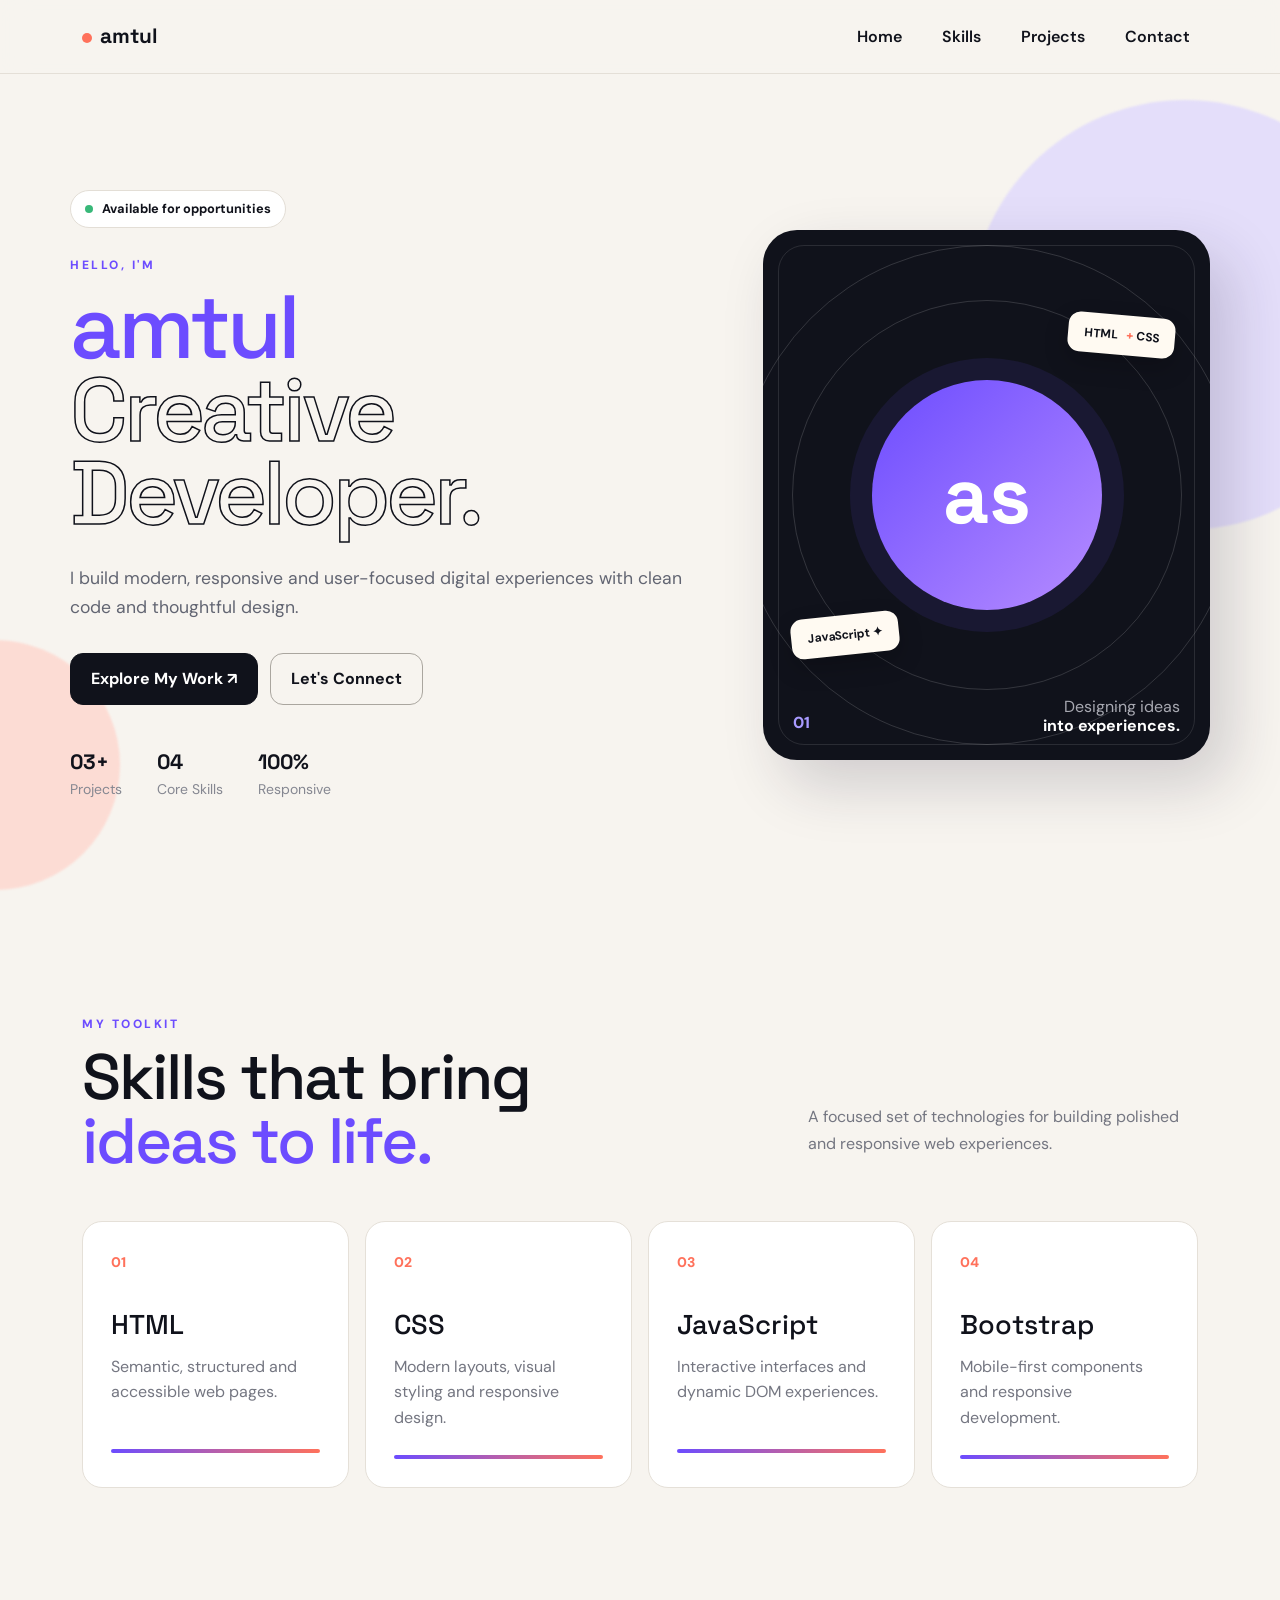
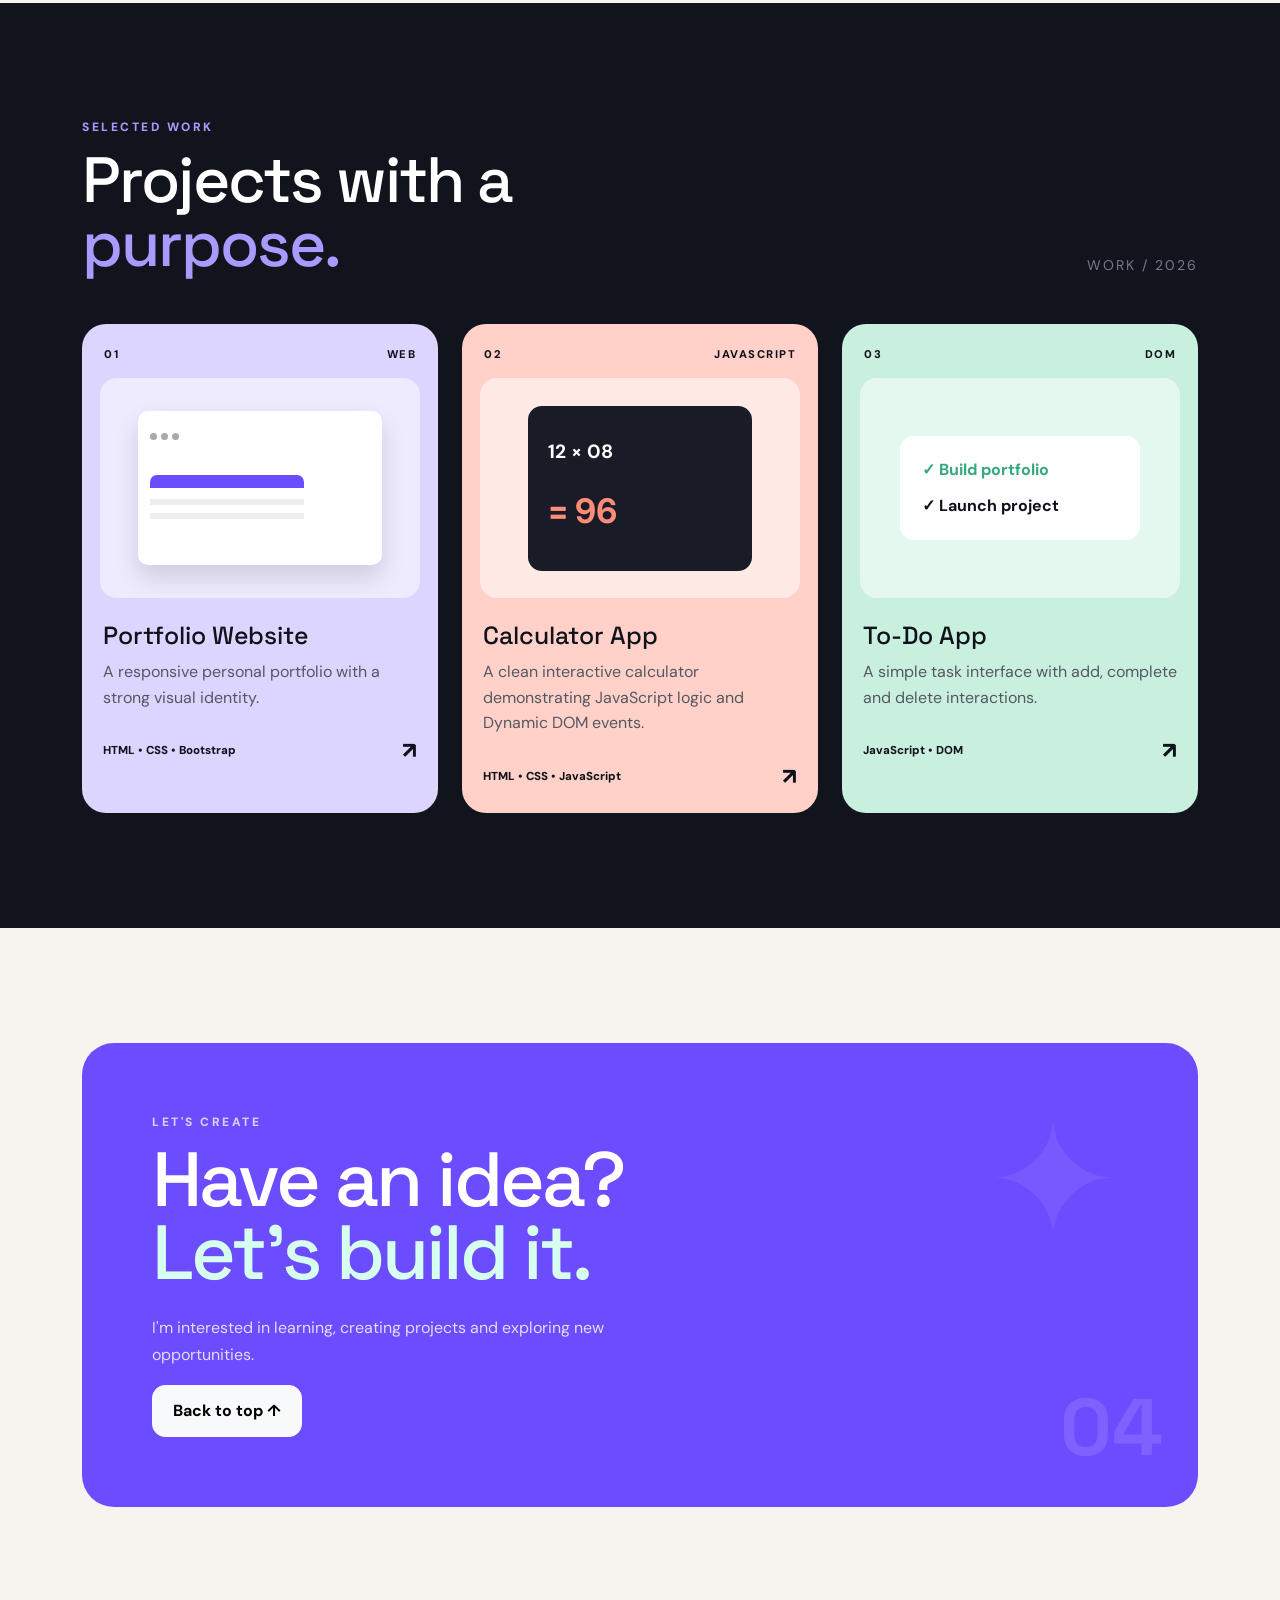
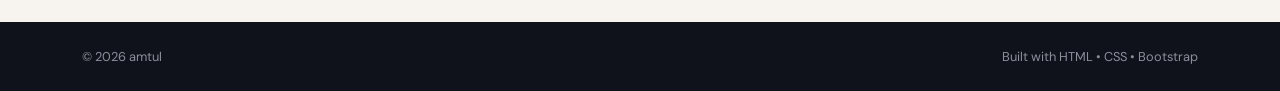
<file: index.html>
<!DOCTYPE html>
<html lang="en">
<head>
<meta charset="UTF-8">
<meta name="viewport" content="width=device-width, initial-scale=1.0">
<title>amtul | Creative Portfolio</title>
<link href="https://cdn.jsdelivr.net/npm/bootstrap@5.3.3/dist/css/bootstrap.min.css" rel="stylesheet">
<link href="https://fonts.googleapis.com/css2?family=DM+Sans:wght@400;500;600;700&family=Space+Grotesk:wght@500;600;700&display=swap" rel="stylesheet">
<link rel="stylesheet" href="style.css">
</head>
<body>
<nav class="navbar navbar-expand-lg fixed-top">
<div class="container">
<a class="navbar-brand" href="#home"><span class="dot"></span>amtul</span></a>
<button class="navbar-toggler" type="button" data-bs-toggle="collapse" data-bs-target="#menu"><span class="navbar-toggler-icon"></span></button>
<div class="collapse navbar-collapse" id="menu"><ul class="navbar-nav ms-auto">
<li class="nav-item"><a class="nav-link" href="#home">Home</a></li>
<li class="nav-item"><a class="nav-link" href="#skills">Skills</a></li>
<li class="nav-item"><a class="nav-link" href="#projects">Projects</a></li>
<li class="nav-item"><a class="nav-link" href="#contact">Contact</a></li>
</ul></div>
</div></nav>

<section id="home" class="hero">
<div class="blob blob1"></div><div class="blob blob2"></div>
<div class="container hero-content"><div class="row align-items-center g-5">
<div class="col-lg-7">
<div class="availability"><i></i> Available for opportunities</div>
<p class="eyebrow">HELLO, I'M</p>
<h1><span>amtul</span><br><em>Creative Developer.</em></h1>
<p class="intro">I build modern, responsive and user-focused digital experiences with clean code and thoughtful design.</p>
<div class="actions"><a href="#projects" class="btn btn-main">Explore My Work ↗</a><a href="#contact" class="btn btn-outline">Let's Connect</a></div>
<div class="stats"><div><b>03+</b><small>Projects</small></div><div><b>04</b><small>Core Skills</small></div><div><b>100%</b><small>Responsive</small></div></div>
</div>
<div class="col-lg-5"><div class="visual">
<div class="ring ring1"></div><div class="ring ring2"></div><div class="avatar">as</div>
<div class="tag tag1">HTML <b>+</b> CSS</div><div class="tag tag2">JavaScript ✦</div>
<div class="caption"><span>01</span><p>Designing ideas<br><strong>into experiences.</strong></p></div>
</div></div>
</div></div></section>

<section id="skills" class="section">
<div class="container">
<div class="heading"><div><p class="eyebrow">MY TOOLKIT</p><h2>Skills that bring<br><span>ideas to life.</span></h2></div><p>A focused set of technologies for building polished and responsive web experiences.</p></div>
<div class="row g-3">
<div class="col-md-6 col-lg-3"><div class="skill"><small>01</small><h3>HTML</h3><p>Semantic, structured and accessible web pages.</p><div></div></div></div>
<div class="col-md-6 col-lg-3"><div class="skill"><small>02</small><h3>CSS</h3><p>Modern layouts, visual styling and responsive design.</p><div></div></div></div>
<div class="col-md-6 col-lg-3"><div class="skill"><small>03</small><h3>JavaScript</h3><p>Interactive interfaces and dynamic DOM experiences.</p><div></div></div></div>
<div class="col-md-6 col-lg-3"><div class="skill"><small>04</small><h3>Bootstrap</h3><p>Mobile-first components and responsive development.</p><div></div></div></div>
</div></div></section>

<section id="projects" class="section projects">
<div class="container">
<div class="heading"><div><p class="eyebrow">SELECTED WORK</p><h2>Projects with a<br><span>purpose.</span></h2></div><small>WORK / 2026</small></div>
<div class="row g-4">
<div class="col-lg-4"><article class="project purple"><div class="top"><span>01</span><span>WEB</span></div><div class="art"><div class="window"><i></i><i></i><i></i><div></div></div></div><h3>Portfolio Website</h3><p>A responsive personal portfolio with a strong visual identity.</p><footer><span>HTML • CSS • Bootstrap</span><b>↗</b></footer></article></div>
<div class="col-lg-4"><article class="project coral"><div class="top"><span>02</span><span>JAVASCRIPT</span></div><div class="art"><div class="calc"><b>12 × 08</b><strong>= 96</strong></div></div><h3>Calculator App</h3><p>A clean interactive calculator demonstrating JavaScript logic and Dynamic DOM events.</p><footer><span>HTML • CSS • JavaScript</span><b>↗</b></footer></article></div>
<div class="col-lg-4"><article class="project green"><div class="top"><span>03</span><span>DOM</span></div><div class="art"><div class="todo"><span>✓ Build portfolio</span><span>✓ Launch project</span></div></div><h3>To-Do App</h3><p>A simple task interface with add, complete and delete interactions.</p><footer><span>JavaScript • DOM</span><b>↗</b></footer></article></div>
</div></div></section>

<section id="contact" class="section contact">
<div class="container"><div class="contact-box"><span class="contact-num">04</span><p class="eyebrow">LET'S CREATE</p><h2>Have an idea?<br><span>Let's build it.</span></h2><p>I'm interested in learning, creating projects and exploring new opportunities.</p><a href="#home" class="btn btn-light">Back to top ↑</a></div></div></section>
<footer class="site-footer"><div class="container"><span>© 2026 amtul</span><span>Built with HTML • CSS • Bootstrap</span></div></footer>
<script src="https://cdn.jsdelivr.net/npm/bootstrap@5.3.3/dist/js/bootstrap.bundle.min.js"></script>
</body></html>
</file>
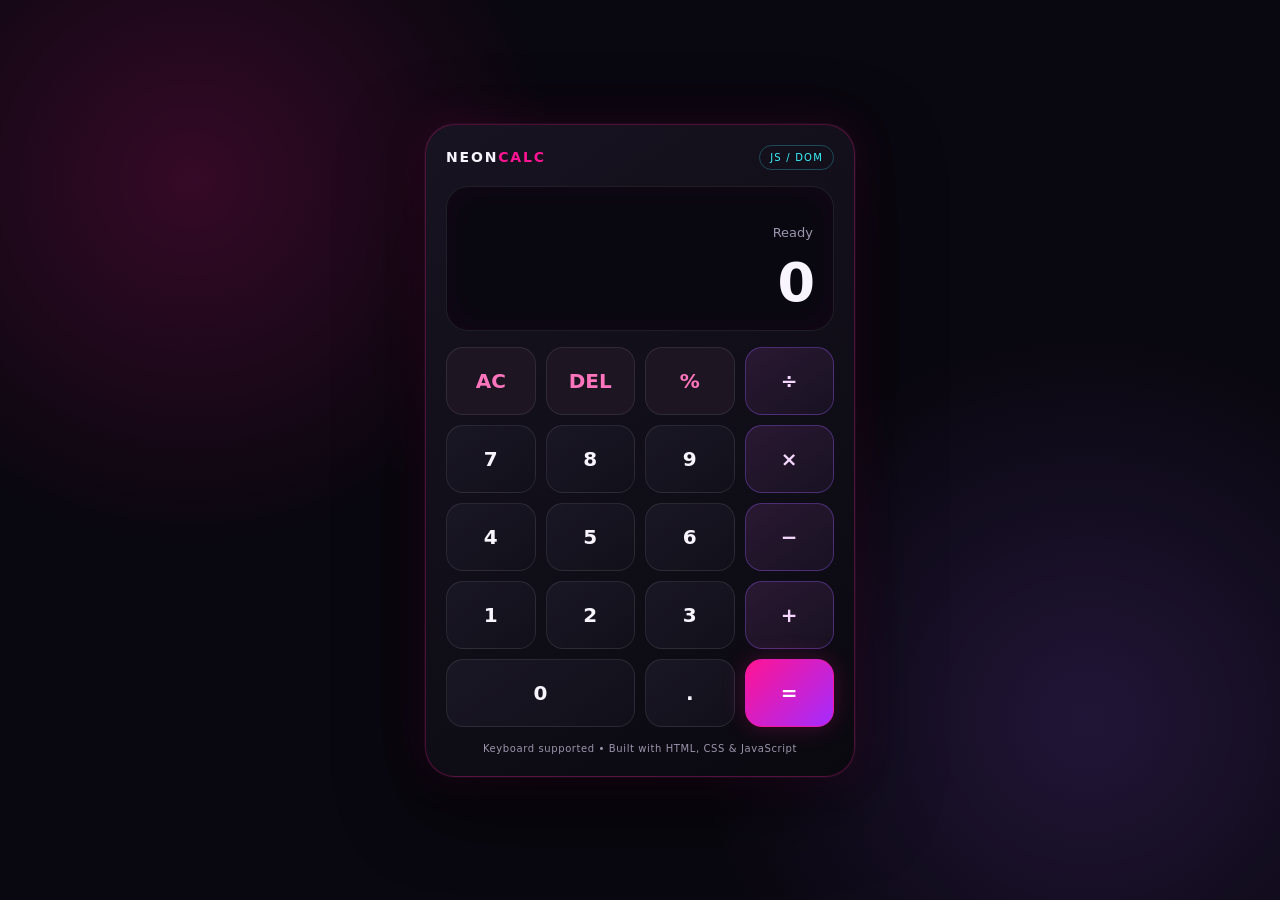
<file: Task-2-Calculator/index.html>
<!DOCTYPE html>
<html lang="en">
<head>
  <meta charset="UTF-8">
  <meta name="viewport" content="width=device-width, initial-scale=1.0">
  <title>NeonCalc — JavaScript Calculator</title>
  <link rel="stylesheet" href="style.css">
</head>
<body>
  <main class="page">
    <section class="calculator" aria-label="Neon calculator">
      <div class="topbar">
        <span class="brand">NEON<span>CALC</span></span>
        <span class="status">JS / DOM</span>
      </div>

      <div class="display-wrap">
        <div class="expression" id="expression">Ready</div>
        <div class="display" id="display">0</div>
      </div>

      <div class="keypad">
        <button class="key utility" data-action="clear">AC</button>
        <button class="key utility" data-action="delete">DEL</button>
        <button class="key utility" data-action="percent">%</button>
        <button class="key operator" data-value="/">÷</button>

        <button class="key" data-value="7">7</button>
        <button class="key" data-value="8">8</button>
        <button class="key" data-value="9">9</button>
        <button class="key operator" data-value="*">×</button>

        <button class="key" data-value="4">4</button>
        <button class="key" data-value="5">5</button>
        <button class="key" data-value="6">6</button>
        <button class="key operator" data-value="-">−</button>

        <button class="key" data-value="1">1</button>
        <button class="key" data-value="2">2</button>
        <button class="key" data-value="3">3</button>
        <button class="key operator" data-value="+">+</button>

        <button class="key zero" data-value="0">0</button>
        <button class="key" data-value=".">.</button>
        <button class="key equals" data-action="equals">=</button>
      </div>

      <p class="hint">Keyboard supported • Built with HTML, CSS & JavaScript</p>
    </section>
  </main>
  <script src="script.js"></script>
</body>
</html>
</file>
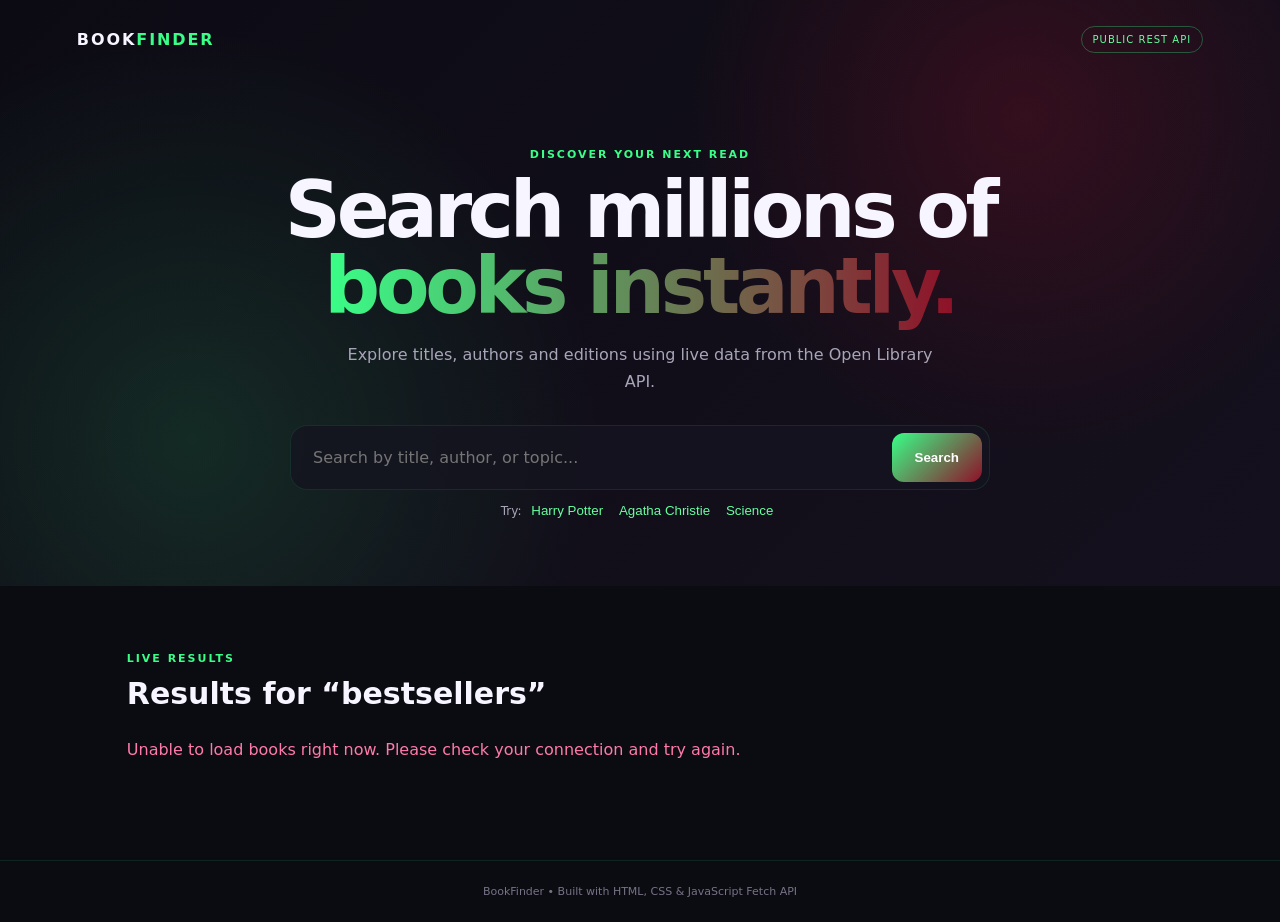
<file: Task-3-BookFinder/index.html>
<!DOCTYPE html>
<html lang="en">
<head>
<meta charset="UTF-8">
<meta name="viewport" content="width=device-width, initial-scale=1.0">
<title>BookFinder — API Explorer</title>
<link rel="stylesheet" href="style.css">
</head>
<body>
<header class="hero">
<nav class="nav"><div class="logo">BOOK<span>FINDER</span></div><div class="badge">PUBLIC REST API</div></nav>
<div class="hero-content">
<p class="eyebrow">DISCOVER YOUR NEXT READ</p>
<h1>Search millions of<br><span>books instantly.</span></h1>
<p class="subtitle">Explore titles, authors and editions using live data from the Open Library API.</p>
<form id="searchForm" class="search-box">
<input id="searchInput" type="search" placeholder="Search by title, author, or topic..." autocomplete="off">
<button type="submit">Search</button>
</form>
<p class="hint">Try: <button class="quick" type="button" data-query="Harry Potter">Harry Potter</button> <button class="quick" type="button" data-query="Agatha Christie">Agatha Christie</button> <button class="quick" type="button" data-query="science">Science</button></p>
</div>
</header>
<main class="content">
<section class="results-head"><div><p class="eyebrow">LIVE RESULTS</p><h2 id="resultsTitle">Popular books</h2></div><span id="count" class="count"></span></section>
<div id="state" class="state" aria-live="polite"></div>
<section id="results" class="grid"></section>
</main>
<footer>BookFinder • Built with HTML, CSS & JavaScript Fetch API</footer>
<script src="script.js"></script>
</body>
</html>
</file>
<file: style.css>
*{box-sizing:border-box}html{scroll-behavior:smooth}:root{--ink:#10121b;--paper:#f7f4ef;--purple:#6c4cff;--coral:#ff715b;--mint:#bdebd8;--muted:#747681}body{margin:0;background:var(--paper);color:var(--ink);font-family:"DM Sans",sans-serif}h1,h2,h3,.navbar-brand{font-family:"Space Grotesk",sans-serif}.navbar{background:rgba(247,244,239,.9);backdrop-filter:blur(14px);border-bottom:1px solid #e4dfd7;padding:16px 0}.navbar-brand{font-weight:700;font-size:1.3rem;color:var(--ink)}.navbar-brand span:not(.dot){color:var(--purple)}.dot{display:inline-block;width:10px;height:10px;background:var(--coral);border-radius:50%;margin-right:8px}.nav-link{color:var(--ink)!important;font-weight:600;margin-left:24px}.nav-link:hover{color:var(--purple)!important}.hero{min-height:100vh;padding-top:90px;display:flex;align-items:center;position:relative;overflow:hidden}.blob{position:absolute;border-radius:50%;filter:blur(1px);opacity:.7}.blob1{width:430px;height:430px;background:#dcd5ff;right:-120px;top:100px}.blob2{width:250px;height:250px;background:#ffd2c9;left:-130px;bottom:10px}.hero-content{padding:75px 0;position:relative;z-index:1}.availability{display:inline-flex;gap:9px;align-items:center;background:white;border:1px solid #e3ded6;border-radius:30px;padding:8px 14px;font-size:.8rem;font-weight:700;margin-bottom:28px}.availability i{width:8px;height:8px;border-radius:50%;background:#38b879}.eyebrow{font-size:.75rem;letter-spacing:2.5px;font-weight:800;color:var(--purple);margin-bottom:12px}.hero h1{font-size:clamp(3.5rem,7vw,7rem);line-height:.93;letter-spacing:-4px;margin:0 0 28px}.hero h1 span{color:var(--purple)}.hero h1 em{font-style:normal;color:transparent;-webkit-text-stroke:1.5px var(--ink)}.intro{max-width:650px;color:#626572;font-size:1.1rem;line-height:1.7}.actions{display:flex;gap:12px;flex-wrap:wrap;margin:30px 0}.btn{border-radius:13px;padding:13px 20px;font-weight:700}.btn-main{background:var(--ink);color:#fff;border:1px solid var(--ink)}.btn-main:hover{background:var(--purple);border-color:var(--purple);color:#fff}.btn-outline{border:1px solid #aaa69f;color:var(--ink)}.btn-outline:hover{border-color:var(--ink);color:var(--ink)}.stats{display:flex;gap:35px;margin-top:42px}.stats div{display:flex;flex-direction:column}.stats b{font-family:"Space Grotesk";font-size:1.3rem}.stats small{color:#858791}.visual{height:530px;background:var(--ink);border-radius:34px;position:relative;overflow:hidden;display:grid;place-items:center;box-shadow:20px 25px 60px rgba(32,25,55,.18)}.visual:before{content:"";position:absolute;inset:15px;border:1px solid #ffffff1c;border-radius:26px}.avatar{width:230px;height:230px;border-radius:50%;background:linear-gradient(135deg,var(--purple),#b68cff);display:grid;place-items:center;color:white;font-family:"Space Grotesk";font-size:5rem;font-weight:700;position:relative;z-index:2;box-shadow:0 0 0 22px #6c4cff1a}.ring{position:absolute;border:1px solid #ffffff26;border-radius:50%}.ring1{width:390px;height:390px}.ring2{width:500px;height:500px}.tag{position:absolute;background:#fffaf2;padding:11px 16px;border-radius:12px;font-size:.75rem;font-weight:700;z-index:3;box-shadow:0 10px 25px #0003}.tag b{color:var(--coral);margin-left:5px}.tag1{top:85px;right:35px;transform:rotate(5deg)}.tag2{bottom:105px;left:28px;transform:rotate(-6deg)}.caption{position:absolute;bottom:25px;left:30px;right:30px;color:#fff;display:flex;justify-content:space-between;align-items:end}.caption span{color:#a89aff;font-weight:800}.caption p{text-align:right;color:#a8a9b2;line-height:1.2;margin:0}.caption strong{color:white}.section{padding:115px 0}.heading{display:flex;justify-content:space-between;align-items:end;gap:40px;margin-bottom:48px}.heading h2{font-size:clamp(2.6rem,5vw,4.5rem);line-height:1;letter-spacing:-2px;margin:0}.heading h2 span{color:var(--purple)}.heading>p{max-width:390px;color:var(--muted);line-height:1.7}.heading>small{letter-spacing:2px;color:#777a89}.skill{height:100%;background:#fff;border:1px solid #e5e0d8;border-radius:20px;padding:28px;transition:.25s}.skill:hover{transform:translateY(-7px);box-shadow:0 18px 40px #241e3c19}.skill small{color:var(--coral);font-weight:800}.skill h3{font-size:1.7rem;margin:35px 0 12px}.skill p{color:var(--muted);line-height:1.6;min-height:70px}.skill div{height:4px;border-radius:5px;background:linear-gradient(90deg,var(--purple),var(--coral));margin-top:25px}.projects{background:#11131d;color:#fff}.projects .heading h2{color:#fff}.projects .heading h2 span{color:#a89aff}.projects .eyebrow{color:#a89aff}.project{height:100%;border-radius:24px;padding:18px;color:var(--ink);transition:.25s}.project:hover{transform:translateY(-8px)}.purple{background:#dcd5ff}.coral{background:#ffd1c8}.green{background:#c9f0df}.top{display:flex;justify-content:space-between;font-size:.7rem;font-weight:800;letter-spacing:1.5px;margin:4px 4px 15px}.art{height:220px;border-radius:17px;background:#ffffff88;display:grid;place-items:center;overflow:hidden}.window{width:76%;height:70%;background:#fff;border-radius:10px;padding:12px;box-shadow:0 12px 25px #0002}.window i{display:inline-block;width:7px;height:7px;border-radius:50%;background:#aaa;margin-right:4px}.window div{margin-top:28px;width:70%;height:70px;border-radius:7px;background:linear-gradient(180deg,var(--purple) 0 18%,transparent 18% 35%,#eee 35% 43%,transparent 43% 55%,#eee 55% 63%,transparent 63%)}.calc{width:70%;height:75%;background:#191b27;border-radius:14px;color:#fff;padding:30px 20px;display:flex;flex-direction:column;justify-content:center;gap:18px}.calc b{font-size:1.2rem}.calc strong{font-size:2.2rem;color:#ff8c78}.todo{display:grid;gap:12px;background:white;padding:22px;border-radius:14px;width:75%;font-weight:700}.todo span:first-child{color:#35a979}.project h3{font-size:1.55rem;margin:23px 3px 8px}.project>p{color:#555862;margin:0 3px;line-height:1.6}.project footer{display:flex;justify-content:space-between;align-items:center;margin:24px 3px 2px;font-size:.72rem;font-weight:800}.project footer b{font-size:1.4rem}.contact{background:var(--paper)}.contact-box{position:relative;overflow:hidden;background:var(--purple);border-radius:32px;padding:70px;color:#fff}.contact-box:after{content:"✦";position:absolute;right:7%;top:4%;font-size:10rem;color:#ffffff14}.contact-num{position:absolute;right:35px;bottom:20px;font-family:"Space Grotesk";font-size:5rem;color:#ffffff20;font-weight:700}.contact-box .eyebrow{color:#d8d0ff}.contact-box h2{font-size:clamp(3rem,6vw,5.5rem);line-height:.95;letter-spacing:-3px;margin:10px 0 25px}.contact-box h2 span{color:#d7ffef}.contact-box p:not(.eyebrow){max-width:500px;color:#e0dcff;line-height:1.7}.btn-light:hover{background:#d7ffef;border-color:#d7ffef}.site-footer{background:var(--ink);color:#8c8f9c;padding:25px 0;font-size:.8rem}.site-footer .container{display:flex;justify-content:space-between;gap:20px}@media(max-width:991px){.visual{height:440px}.heading{align-items:start;flex-direction:column}}@media(max-width:600px){.nav-link{margin-left:0}.hero-content{padding:55px 0}.hero h1{font-size:3.35rem;letter-spacing:-2px}.stats{gap:20px}.visual{height:390px}.avatar{width:165px;height:165px;font-size:3.5rem}.ring1{width:280px;height:280px}.ring2{width:350px;height:350px}.tag{font-size:.68rem}.tag1{right:18px}.tag2{left:18px}.section{padding:80px 0}.contact-box{padding:45px 28px}.contact-box h2{font-size:3.1rem}.contact-num{font-size:3.5rem}.site-footer .container{flex-direction:column}}
</file>
<file: Task-2-Calculator/style.css>
:root {
  --bg: #09070f;
  --panel: #11101b;
  --panel-2: #171321;
  --pink: #ff1493;
  --magenta: #ff3cac;
  --violet: #9b5cff;
  --cyan: #39f5ff;
  --text: #f8f5ff;
  --muted: #9d96ad;
  --line: rgba(255, 255, 255, 0.09);
}

* { box-sizing: border-box; }

body {
  margin: 0;
  min-height: 100vh;
  font-family: Inter, ui-sans-serif, system-ui, -apple-system, BlinkMacSystemFont, "Segoe UI", sans-serif;
  color: var(--text);
  background:
    radial-gradient(circle at 15% 20%, rgba(255, 20, 147, .18), transparent 28%),
    radial-gradient(circle at 85% 80%, rgba(155, 92, 255, .17), transparent 30%),
    var(--bg);
}

.page {
  min-height: 100vh;
  display: grid;
  place-items: center;
  padding: 32px 18px;
}

.calculator {
  width: min(430px, 100%);
  padding: 20px;
  border: 1px solid rgba(255, 20, 147, .28);
  border-radius: 30px;
  background: linear-gradient(145deg, rgba(24, 20, 34, .97), rgba(10, 9, 16, .98));
  box-shadow:
    0 0 0 1px rgba(255,255,255,.03),
    0 25px 80px rgba(0,0,0,.55),
    0 0 45px rgba(255, 20, 147, .12);
}

.topbar {
  display: flex;
  align-items: center;
  justify-content: space-between;
  margin-bottom: 16px;
}

.brand {
  letter-spacing: .13em;
  font-weight: 800;
  font-size: 14px;
}

.brand span { color: var(--pink); }

.status {
  padding: 6px 10px;
  border: 1px solid rgba(57,245,255,.25);
  border-radius: 999px;
  color: var(--cyan);
  font-size: 10px;
  letter-spacing: .12em;
}

.display-wrap {
  min-height: 145px;
  padding: 20px;
  margin-bottom: 16px;
  border-radius: 22px;
  background: #090811;
  border: 1px solid var(--line);
  box-shadow: inset 0 0 35px rgba(255, 20, 147, .05);
  display: flex;
  flex-direction: column;
  justify-content: flex-end;
  text-align: right;
}

.expression {
  min-height: 24px;
  color: var(--muted);
  font-size: 13px;
  overflow: hidden;
  text-overflow: ellipsis;
}

.display {
  margin-top: 7px;
  font-size: clamp(36px, 10vw, 54px);
  line-height: 1;
  font-weight: 700;
  letter-spacing: -.04em;
  overflow: hidden;
  text-overflow: ellipsis;
}

.keypad {
  display: grid;
  grid-template-columns: repeat(4, 1fr);
  gap: 10px;
}

.key {
  min-height: 68px;
  border: 1px solid var(--line);
  border-radius: 17px;
  color: var(--text);
  background: linear-gradient(145deg, #1a1724, #11101a);
  font: inherit;
  font-size: 20px;
  font-weight: 650;
  cursor: pointer;
  transition: transform .12s ease, border-color .15s ease, box-shadow .15s ease;
}

.key:hover {
  transform: translateY(-2px);
  border-color: rgba(255, 20, 147, .45);
  box-shadow: 0 0 22px rgba(255, 20, 147, .12);
}

.key:active { transform: translateY(1px) scale(.98); }

.utility {
  color: #ff75bd;
  background: #1d1522;
}

.operator {
  color: #f6d7ff;
  border-color: rgba(155, 92, 255, .35);
  background: linear-gradient(145deg, #2a1832, #181222);
}

.equals {
  color: white;
  border-color: rgba(255,20,147,.5);
  background: linear-gradient(135deg, var(--pink), #a42cff);
  box-shadow: 0 0 24px rgba(255,20,147,.22);
}

.zero { grid-column: span 2; }

.hint {
  margin: 16px 0 2px;
  text-align: center;
  color: var(--muted);
  font-size: 10px;
  letter-spacing: .06em;
}

@media (max-width: 390px) {
  .calculator { padding: 15px; border-radius: 24px; }
  .key { min-height: 62px; }
}
</file>
<file: Task-3-BookFinder/style.css>
:root{--bg:#0b0b12;--panel:#141420;--panel2:#1a1928;--text:#f7f5ff;--muted:#a8a5b8;--accent:#39ff88;--accent2:#8f1028;--line:rgba(57,255,136,.10)}*{box-sizing:border-box}body{margin:0;color:var(--text);background:var(--bg);font-family:Inter,system-ui,sans-serif}.hero{min-height:510px;padding:26px 6vw 55px;background:radial-gradient(circle at 80% 20%,rgba(143,16,40,.28),transparent 30%),radial-gradient(circle at 15% 75%,rgba(57,255,136,.12),transparent 35%),linear-gradient(135deg,#0c0b14,#15101d)}.nav{max-width:1180px;margin:auto;display:flex;justify-content:space-between;align-items:center}.logo{font-weight:900;letter-spacing:.12em}.logo span{color:var(--accent)}.badge{padding:7px 11px;border:1px solid rgba(57,255,136,.3);border-radius:999px;color:#65ff9f;font-size:10px;letter-spacing:.1em}.hero-content{max-width:820px;margin:95px auto 0;text-align:center}.eyebrow{color:var(--accent);font-size:11px;font-weight:800;letter-spacing:.18em}h1{margin:10px 0 16px;font-size:clamp(44px,7vw,78px);line-height:.98;letter-spacing:-.055em}h1 span{background:linear-gradient(90deg,#39ff88,#8f1028);-webkit-background-clip:text;color:transparent}.subtitle{max-width:620px;margin:auto;color:var(--muted);line-height:1.7}.search-box{max-width:700px;margin:30px auto 12px;display:flex;padding:7px;gap:7px;border:1px solid var(--line);border-radius:17px;background:rgba(20,20,32,.8)}.search-box input{flex:1;min-width:0;border:0;outline:0;background:transparent;color:white;padding:15px;font:inherit}.search-box button{border:0;border-radius:12px;padding:0 23px;color:white;font-weight:800;background:linear-gradient(135deg,var(--accent),var(--accent2));cursor:pointer}.hint{color:var(--muted);font-size:12px}.quick{color:#65ff9f;background:none;border:0;cursor:pointer}.content{max-width:1180px;margin:auto;padding:55px 6vw 80px}.results-head{display:flex;justify-content:space-between;align-items:end;margin-bottom:25px}.results-head h2{margin:4px 0;font-size:30px}.count{color:var(--muted);font-size:13px}.grid{display:grid;grid-template-columns:repeat(4,1fr);gap:18px}.card{overflow:hidden;border:1px solid var(--line);border-radius:18px;background:linear-gradient(145deg,var(--panel2),var(--panel));transition:.2s}.card:hover{transform:translateY(-5px);border-color:rgba(57,255,136,.35)}.cover{width:100%;aspect-ratio:2/3;object-fit:cover;background:#222130}.card-body{padding:15px}.title{margin:0 0 8px;font-size:15px;line-height:1.3}.author{margin:0;color:var(--muted);font-size:12px;line-height:1.5}.year{margin-top:10px;color:#65ff9f;font-size:11px}.state{min-height:22px;margin-bottom:18px;color:var(--muted)}.error{color:#ff7aa8}footer{padding:24px;text-align:center;color:#777386;border-top:1px solid var(--line);font-size:11px}@media(max-width:900px){.grid{grid-template-columns:repeat(3,1fr)}}@media(max-width:650px){.hero{min-height:560px}.hero-content{margin-top:70px}.badge{display:none}.search-box{flex-direction:column}.search-box button{min-height:48px}.grid{grid-template-columns:repeat(2,1fr)}}@media(max-width:390px){.grid{grid-template-columns:1fr}}
</file>
